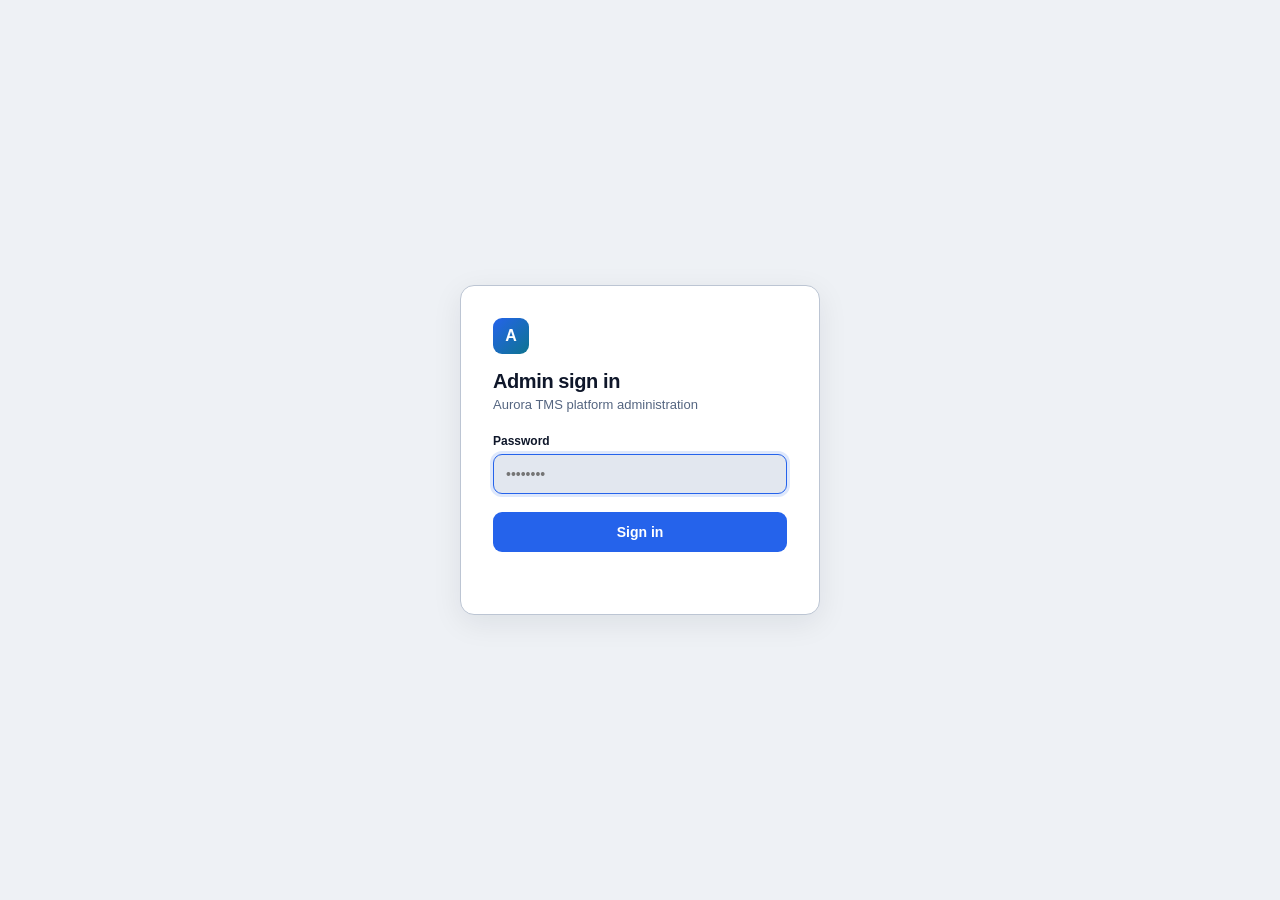
<file: AuroraTms.Api/wwwroot/admin/login.html>
<!DOCTYPE html>
<html lang="en">
<head>
<meta charset="UTF-8" />
<meta name="viewport" content="width=device-width, initial-scale=1.0" />
<title>Aurora TMS — Admin sign in</title>
<style>
  :root{--blue:#2563eb;--cyan:#0e7490;--bg:#eef1f5;--card:#fff;--border:#bcc5d3;--text:#0f172a;--muted:#546580;--input:#e2e7ef;--red:#dc2626}
  *{box-sizing:border-box;margin:0;padding:0}
  body{font-family:-apple-system,BlinkMacSystemFont,"Segoe UI",Roboto,Helvetica,Arial,sans-serif;background:var(--bg);
    color:var(--text);min-height:100vh;display:flex;align-items:center;justify-content:center;padding:20px}
  .card{background:var(--card);border:1px solid var(--border);border-radius:14px;padding:32px;width:100%;max-width:360px;
    box-shadow:0 8px 30px rgba(15,23,42,.08)}
  .logo{width:36px;height:36px;border-radius:9px;background:linear-gradient(135deg,var(--blue),var(--cyan));
    display:flex;align-items:center;justify-content:center;color:#fff;font-weight:800;margin-bottom:16px}
  h1{font-size:20px;font-weight:800;letter-spacing:-.02em;margin-bottom:4px}
  p.sub{color:var(--muted);font-size:13px;margin-bottom:22px}
  label{display:block;font-size:12px;font-weight:600;margin-bottom:6px}
  input{width:100%;padding:11px 12px;border:1px solid var(--border);border-radius:9px;background:var(--input);
    font-size:14px;font-family:inherit;color:var(--text)}
  input:focus{outline:none;border-color:var(--blue);box-shadow:0 0 0 3px rgba(37,99,235,.15)}
  button{margin-top:18px;width:100%;padding:12px;border:none;border-radius:9px;background:var(--blue);color:#fff;
    font-size:14px;font-weight:700;cursor:pointer}
  button:disabled{opacity:.5;cursor:not-allowed}
  .err{color:var(--red);font-size:13px;margin-top:12px;font-weight:600;min-height:18px}
</style>
</head>
<body>
<div class="card">
  <div class="logo">A</div>
  <h1>Admin sign in</h1>
  <p class="sub">Aurora TMS platform administration</p>
  <label for="pw">Password</label>
  <input id="pw" type="password" autocomplete="current-password" placeholder="••••••••" />
  <button id="go">Sign in</button>
  <div class="err" id="err"></div>
</div>
<script>
  const pw = document.getElementById("pw");
  const go = document.getElementById("go");
  const err = document.getElementById("err");
  async function submit() {
    err.textContent = ""; go.disabled = true; go.textContent = "Signing in…";
    try {
      const res = await fetch("/admin/login", {
        method: "POST", headers: { "Content-Type": "application/json" },
        body: JSON.stringify({ password: pw.value })
      });
      if (res.ok) { window.location.href = "/admin/index.html"; return; }
      const data = await res.json().catch(() => ({}));
      err.textContent = data.error || "Sign in failed.";
    } catch (e) {
      err.textContent = "Couldn't reach the server.";
    } finally { go.disabled = false; go.textContent = "Sign in"; }
  }
  go.addEventListener("click", submit);
  pw.addEventListener("keydown", e => { if (e.key === "Enter") submit(); });
  pw.focus();
</script>
</body>
</html>
</file>
